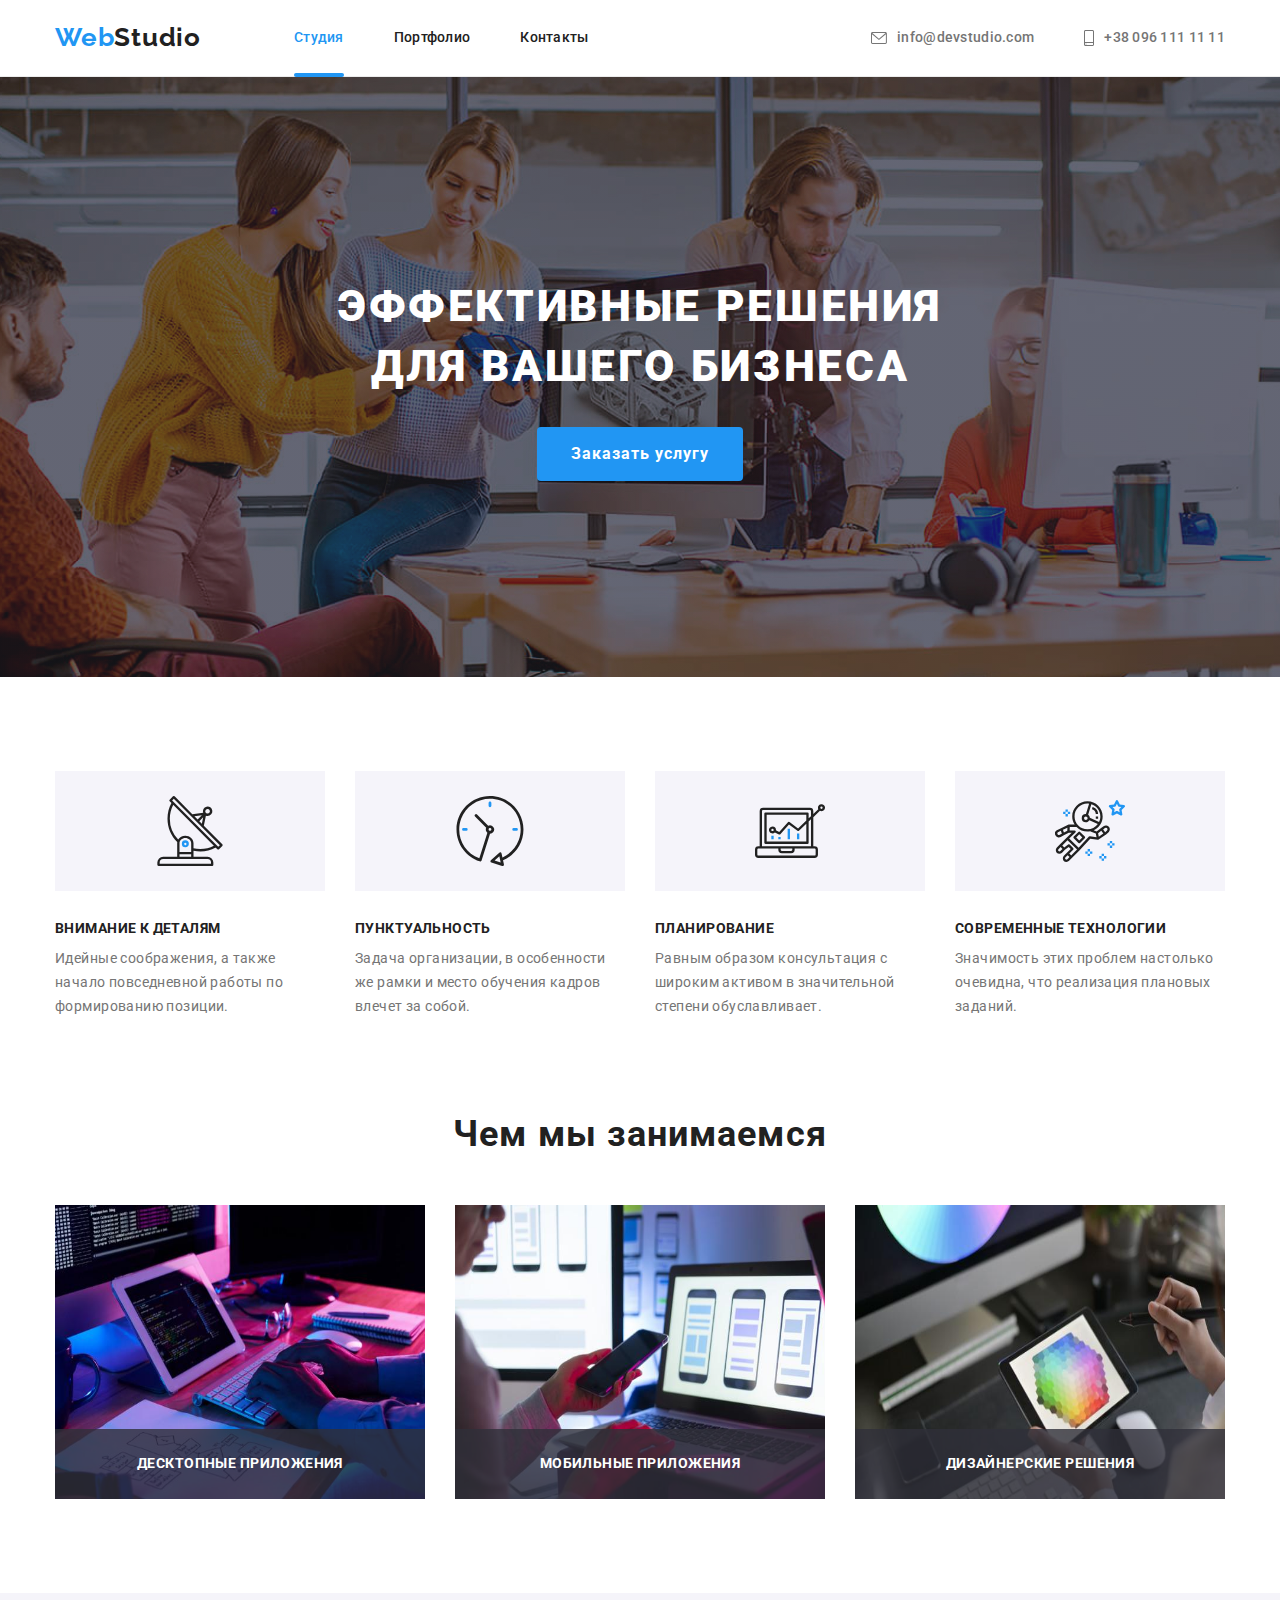
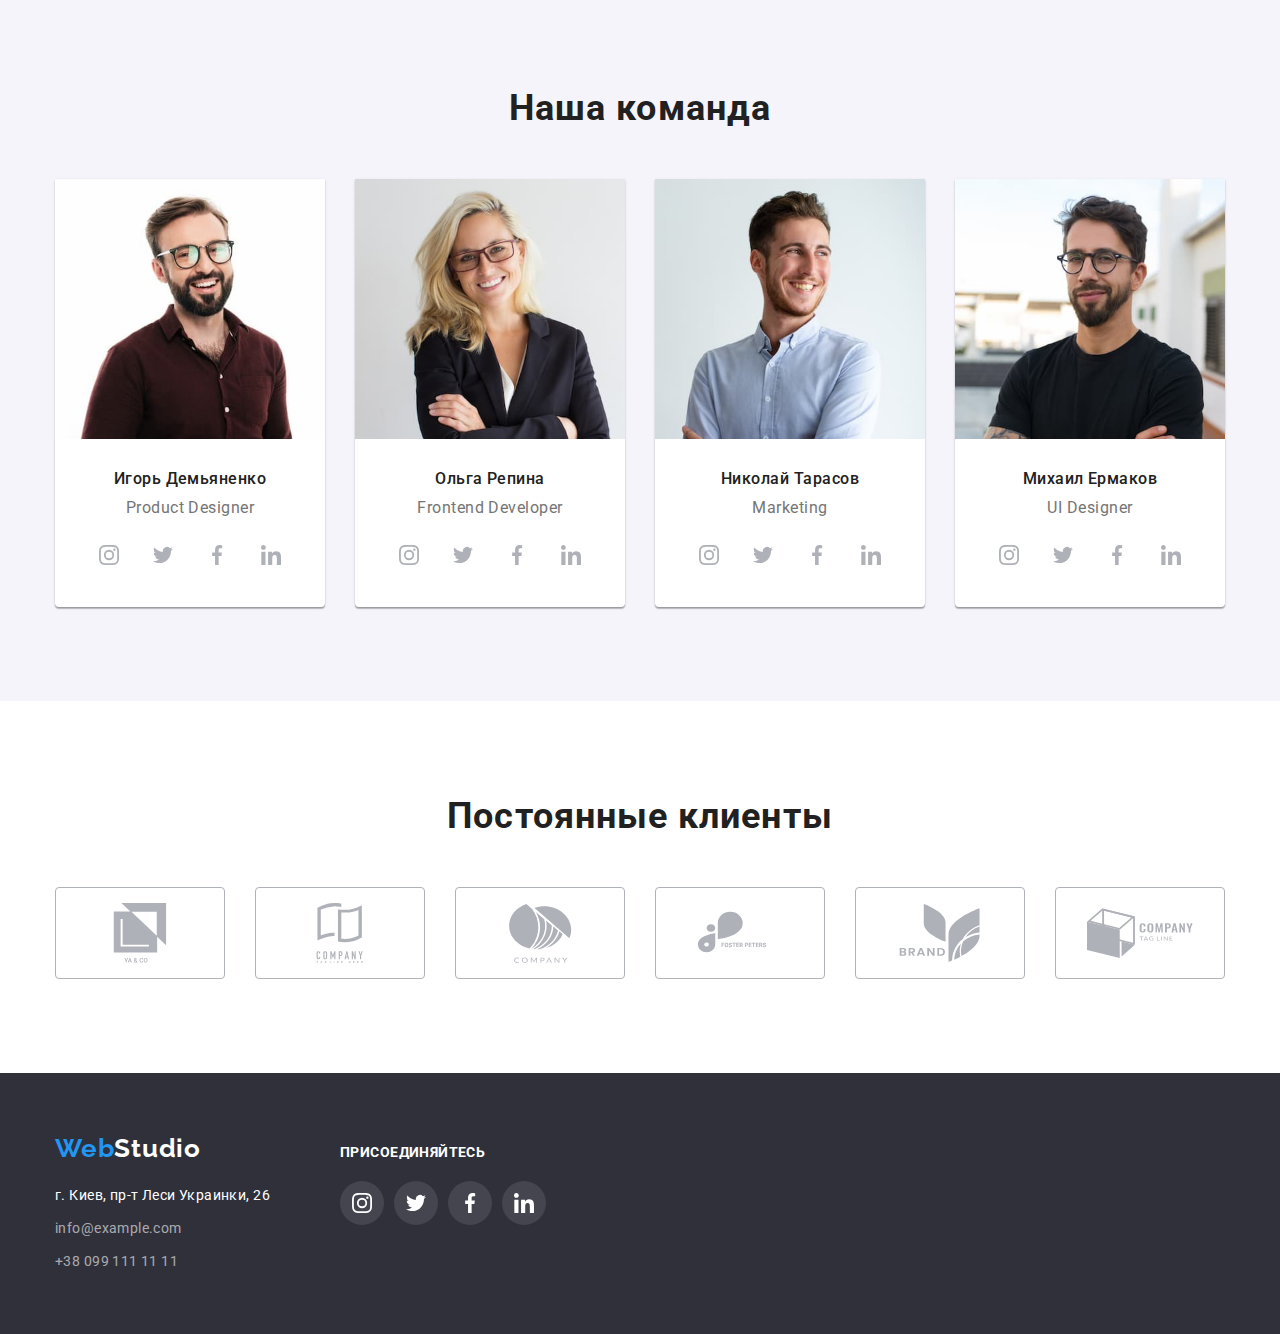
<file: index.html>
<!DOCTYPE html>
<html lang="ru">
  <head>
    <meta charset="UTF-8" />
    <meta http-equiv="X-UA-Compatible" content="IE=edge" />
    <meta name="viewport" content="width=device-width, initial-scale=1.0" />
    <title>WebStudio</title>

    <!--google font-->
    <link rel="preconnect" href="https://fonts.googleapis.com" />
    <link rel="preconnect" href="https://fonts.gstatic.com" crossorigin />
    <link
      href="https://fonts.googleapis.com/css2?family=Raleway:wght@700&family=Roboto:wght@400;500;700;900&display=swap"
      rel="stylesheet"
    />
    <link
      rel="stylesheet"
      href="https://cdnjs.cloudflare.com/ajax/libs/modern-normalize/1.1.0/modern-normalize.min.css"
    />
    <!-- styles -->
    <link rel="stylesheet" href="./css/styles.css" />
  </head>
  <body>
    <header class="header">
      <div class="container main-menu">
        <nav class="main-menu-nav">
          <a href="./" class="logo"><span>Web</span>Studio</a>
          <ul class="site-nav list">
            <li class="item"><a href="./" class="nav-link active">Студия</a></li>
            <li class="item"><a href="./portfolio.html" class="nav-link">Портфолио</a></li>
            <li class="item"><a href="#" class="nav-link">Контакты</a></li>
          </ul>
        </nav>
        <ul class="contact list">
          <li class="item">
            <a class="nav-link" href="mailto:info@devstudio.com">
              <svg class="contact-icon" width="16" height="12">
                <use href="./images/sprite.svg#icon-envelope"></use>
              </svg>
              info@devstudio.com
            </a>
          </li>
          <li class="item">
            <a class="nav-link" href="tel:+380961111111">
              <svg class="contact-icon" width="10" height="16">
                <use href="./images/sprite.svg#icon-smartphone"></use>
              </svg>
              +38 096 111 11 11
            </a>
          </li>
        </ul>
      </div>
    </header>
    <main>
      <!-- Hero-->
      <section class="section hero">
        <div class="container">
          <h1 class="hero-title">Эффективные решения для вашего бизнеса</h1>
          <button type="button" class="hero-button" data-modal-open>Заказать услугу</button>
        </div>
      </section>

      <!--  Особенности  -->
      <section class="section features">
        <div class="container">
          <ul class="features-list list">
            <li class="item">
              <div class="features-box">
                <svg class="features-logo" width="70" height="70">
                  <use href="./images/sprite.svg#icon-antenna"></use>
                </svg>
              </div>
              <h3 class="title">Внимание к деталям</h3>
              <p class="content">
                Идейные соображения, а также начало повседневной работы по формированию позиции.
              </p>
            </li>
            <li class="item">
              <div class="features-box">
                <svg class="features-logo" width="70" height="70">
                  <use href="./images/sprite.svg#icon-clock"></use>
                </svg>
              </div>
              <h3 class="title">Пунктуальность</h3>
              <p class="content">
                Задача организации, в особенности же рамки и место обучения кадров влечет за собой.
              </p>
            </li>
            <li class="item">
              <div class="features-box">
                <svg class="features-logo" width="70" height="70">
                  <use href="./images/sprite.svg#icon-diagram"></use>
                </svg>
              </div>
              <h3 class="title">Планирование</h3>
              <p class="content">
                Равным образом консультация с широким активом в значительной степени обуславливает.
              </p>
            </li>
            <li class="item">
              <div class="features-box">
                <svg class="features-logo" width="70" height="70">
                  <use href="./images/sprite.svg#icon-astronaut"></use>
                </svg>
              </div>
              <h3 class="title">Современные технологии</h3>
              <p class="content">
                Значимость этих проблем настолько очевидна, что реализация плановых заданий.
              </p>
            </li>
          </ul>
        </div>
      </section>

      <!-- What are we doing -->
      <section class="section">
        <div class="container we-doing">
          <h2 class="section-title">Чем мы занимаемся</h2>
          <ul class="list">
            <li class="item">
              <img
                src="./images/home/img_1.jpg"
                alt="Мужчина набирает код"
                width="370"
                height="294"
              />
              <div class="subtitle-box"><h3 class="subtitle">Десктопные приложения</h3></div>
            </li>
            <li class="item">
              <img
                src="./images/home/img_2.jpg"
                alt="Женщина подбирает дизайн"
                width="370"
                height="294"
              />
              <div class="subtitle-box"><h3 class="subtitle">Мобильные приложения</h3></div>
            </li>
            <li class="item">
              <img
                src="./images/home/img_3.jpg"
                alt="Девушка подбирает цвет"
                width="370"
                height="294"
              />

              <div class="subtitle-box"><h3 class="subtitle">Дизайнерские решения</h3></div>
            </li>
          </ul>
        </div>
      </section>

      <!-- our team -->
      <section class="section bg-grey">
        <div class="container our-team">
          <h2 class="section-title">Наша команда</h2>
          <ul class="list">
            <li class="item">
              <img
                src="./images/home/1.jpg"
                alt="Игорь Демьяненко - Product Designer"
                width="270"
                height="260"
              />
              <div class="our-team-wrapper">
                <h3 class="title">Игорь Демьяненко</h3>
                <p class="content">Product Designer</p>
                <ul class="social-list list">
                  <li class="social-item">
                    <a href="#" class="social-link">
                      <svg class="social-icon" width="20" height="20">
                        <use href="./images/sprite.svg#icon-instagram"></use>
                      </svg>
                    </a>
                  </li>
                  <li class="social-item">
                    <a href="#" class="social-link">
                      <svg class="social-icon" width="20" height="20">
                        <use href="./images/sprite.svg#icon-twitter"></use>
                      </svg>
                    </a>
                  </li>
                  <li class="social-item">
                    <a href="#" class="social-link">
                      <svg class="social-icon" width="20" height="20">
                        <use href="./images/sprite.svg#icon-facebook"></use>
                      </svg>
                    </a>
                  </li>
                  <li class="social-item">
                    <a href="#" class="social-link">
                      <svg class="social-icon" width="20" height="20">
                        <use href="./images/sprite.svg#icon-linkedin"></use>
                      </svg>
                    </a>
                  </li>
                </ul>
              </div>
            </li>
            <li class="item">
              <img
                src="./images/home/2.jpg"
                alt="Ольга Репина - Frontend Developer"
                width="270"
                height="260"
              />
              <div class="our-team-wrapper">
                <h3 class="title">Ольга Репина</h3>
                <p class="content">Frontend Developer</p>
                <ul class="social-list list">
                  <li class="social-item">
                    <a href="#" class="social-link">
                      <svg class="social-icon" width="20" height="20">
                        <use href="./images/sprite.svg#icon-instagram"></use>
                      </svg>
                    </a>
                  </li>
                  <li class="social-item">
                    <a href="#" class="social-link">
                      <svg class="social-icon" width="20" height="20">
                        <use href="./images/sprite.svg#icon-twitter"></use>
                      </svg>
                    </a>
                  </li>
                  <li class="social-item">
                    <a href="#" class="social-link">
                      <svg class="social-icon" width="20" height="20">
                        <use href="./images/sprite.svg#icon-facebook"></use>
                      </svg>
                    </a>
                  </li>
                  <li class="social-item">
                    <a href="#" class="social-link">
                      <svg class="social-icon" width="20" height="20">
                        <use href="./images/sprite.svg#icon-linkedin"></use>
                      </svg>
                    </a>
                  </li>
                </ul>
              </div>
            </li>
            <li class="item">
              <img
                src="./images/home/3.jpg"
                alt="Николай Тарасов - Marketing"
                width="270"
                height="260"
              />
              <div class="our-team-wrapper">
                <h3 class="title">Николай Тарасов</h3>
                <p class="content">Marketing</p>
                <ul class="social-list list">
                  <li class="social-item">
                    <a href="#" class="social-link">
                      <svg class="social-icon" width="20" height="20">
                        <use href="./images/sprite.svg#icon-instagram"></use>
                      </svg>
                    </a>
                  </li>
                  <li class="social-item">
                    <a href="#" class="social-link">
                      <svg class="social-icon" width="20" height="20">
                        <use href="./images/sprite.svg#icon-twitter"></use>
                      </svg>
                    </a>
                  </li>
                  <li class="social-item">
                    <a href="#" class="social-link">
                      <svg class="social-icon" width="20" height="20">
                        <use href="./images/sprite.svg#icon-facebook"></use>
                      </svg>
                    </a>
                  </li>
                  <li class="social-item">
                    <a href="#" class="social-link">
                      <svg class="social-icon" width="20" height="20">
                        <use href="./images/sprite.svg#icon-linkedin"></use>
                      </svg>
                    </a>
                  </li>
                </ul>
              </div>
            </li>
            <li class="item">
              <img
                src="./images/home/4.jpg"
                alt="Михаил Ермаков - UI Designer"
                width="270"
                height="260"
              />
              <div class="our-team-wrapper">
                <h3 class="title">Михаил Ермаков</h3>
                <p class="content">UI Designer</p>
                <ul class="social-list list">
                  <li class="social-item">
                    <a href="#" class="social-link">
                      <svg class="social-icon" width="20" height="20">
                        <use href="./images/sprite.svg#icon-instagram"></use>
                      </svg>
                    </a>
                  </li>
                  <li class="social-item">
                    <a href="#" class="social-link">
                      <svg class="social-icon" width="20" height="20">
                        <use href="./images/sprite.svg#icon-twitter"></use>
                      </svg>
                    </a>
                  </li>
                  <li class="social-item">
                    <a href="#" class="social-link">
                      <svg class="social-icon" width="20" height="20">
                        <use href="./images/sprite.svg#icon-facebook"></use>
                      </svg>
                    </a>
                  </li>
                  <li class="social-item">
                    <a href="#" class="social-link">
                      <svg class="social-icon" width="20" height="20">
                        <use href="./images/sprite.svg#icon-linkedin"></use>
                      </svg>
                    </a>
                  </li>
                </ul>
              </div>
            </li>
          </ul>
        </div>
      </section>

      <section class="section clients">
        <div class="container">
          <h2 class="section-title">Постоянные клиенты</h2>
          <ul class="clients-list list">
            <li class="clients-items">
              <a href="#" class="client-link">
                <svg class="client-icon" width="106" height="60">
                  <use href="./images/sprite.svg#icon-company-1"></use>
                </svg>
              </a>
            </li>
            <li class="clients-items">
              <a href="#" class="client-link">
                <svg class="client-icon" width="106" height="60">
                  <use href="./images/sprite.svg#icon-company-2"></use>
                </svg>
              </a>
            </li>
            <li class="clients-items">
              <a href="#" class="client-link">
                <svg class="client-icon" width="106" height="60">
                  <use href="./images/sprite.svg#icon-company-3"></use>
                </svg>
              </a>
            </li>
            <li class="clients-items">
              <a href="#" class="client-link">
                <svg class="client-icon" width="106" height="60">
                  <use href="./images/sprite.svg#icon-company-4"></use>
                </svg>
              </a>
            </li>
            <li class="clients-items">
              <a href="#" class="client-link">
                <svg class="client-icon" width="106" height="60">
                  <use href="./images/sprite.svg#icon-company-5"></use>
                </svg>
              </a>
            </li>
            <li class="clients-items">
              <a href="#" class="client-link">
                <svg class="client-icon" width="106" height="60">
                  <use href="./images/sprite.svg#icon-company-6"></use>
                </svg>
              </a>
            </li>
          </ul>
        </div>
      </section>
    </main>
    <div class="backdrop is-hidden" data-modal>
      <div class="modal">
        <button class="modal-close-button" type="button" data-modal-close>
          <svg class="modal-close-icon">
            <use href="./images/sprite.svg#icon-close"></use>
          </svg>
        </button>
      </div>
    </div>

    <footer class="footer">
      <div class="container">
        <div class="footer-address">
          <a href="#" class="logo"><span>Web</span>Studio</a>
          <address class="address">г. Киев, пр-т Леси Украинки, 26</address>
          <ul class="footer-contact list">
            <li class="item">
              <a class="link" href="mailto:info@example.com">info@example.com</a>
            </li>
            <li class="item"><a class="link" href="tel:+380991111111">+38 099 111 11 11</a></li>
          </ul>
        </div>

        <div class="footer-social">
          <p class="footer-social-title">присоединяйтесь</p>
          <ul class="social-list list">
            <li class="social-item">
              <a href="#" class="social-link">
                <svg class="social-icon" width="20" height="20">
                  <use href="./images/sprite.svg#icon-instagram"></use>
                </svg>
              </a>
            </li>
            <li class="social-item">
              <a href="#" class="social-link">
                <svg class="social-icon" width="20" height="20">
                  <use href="./images/sprite.svg#icon-twitter"></use>
                </svg>
              </a>
            </li>
            <li class="social-item">
              <a href="#" class="social-link">
                <svg class="social-icon" width="20" height="20">
                  <use href="./images/sprite.svg#icon-facebook"></use>
                </svg>
              </a>
            </li>
            <li class="social-item">
              <a href="#" class="social-link">
                <svg class="social-icon" width="20" height="20">
                  <use href="./images/sprite.svg#icon-linkedin"></use>
                </svg>
              </a>
            </li>
          </ul>
        </div>
      </div>
    </footer>

    <script src="./js/modal.js"></script>
  </body>
</html>
</file>
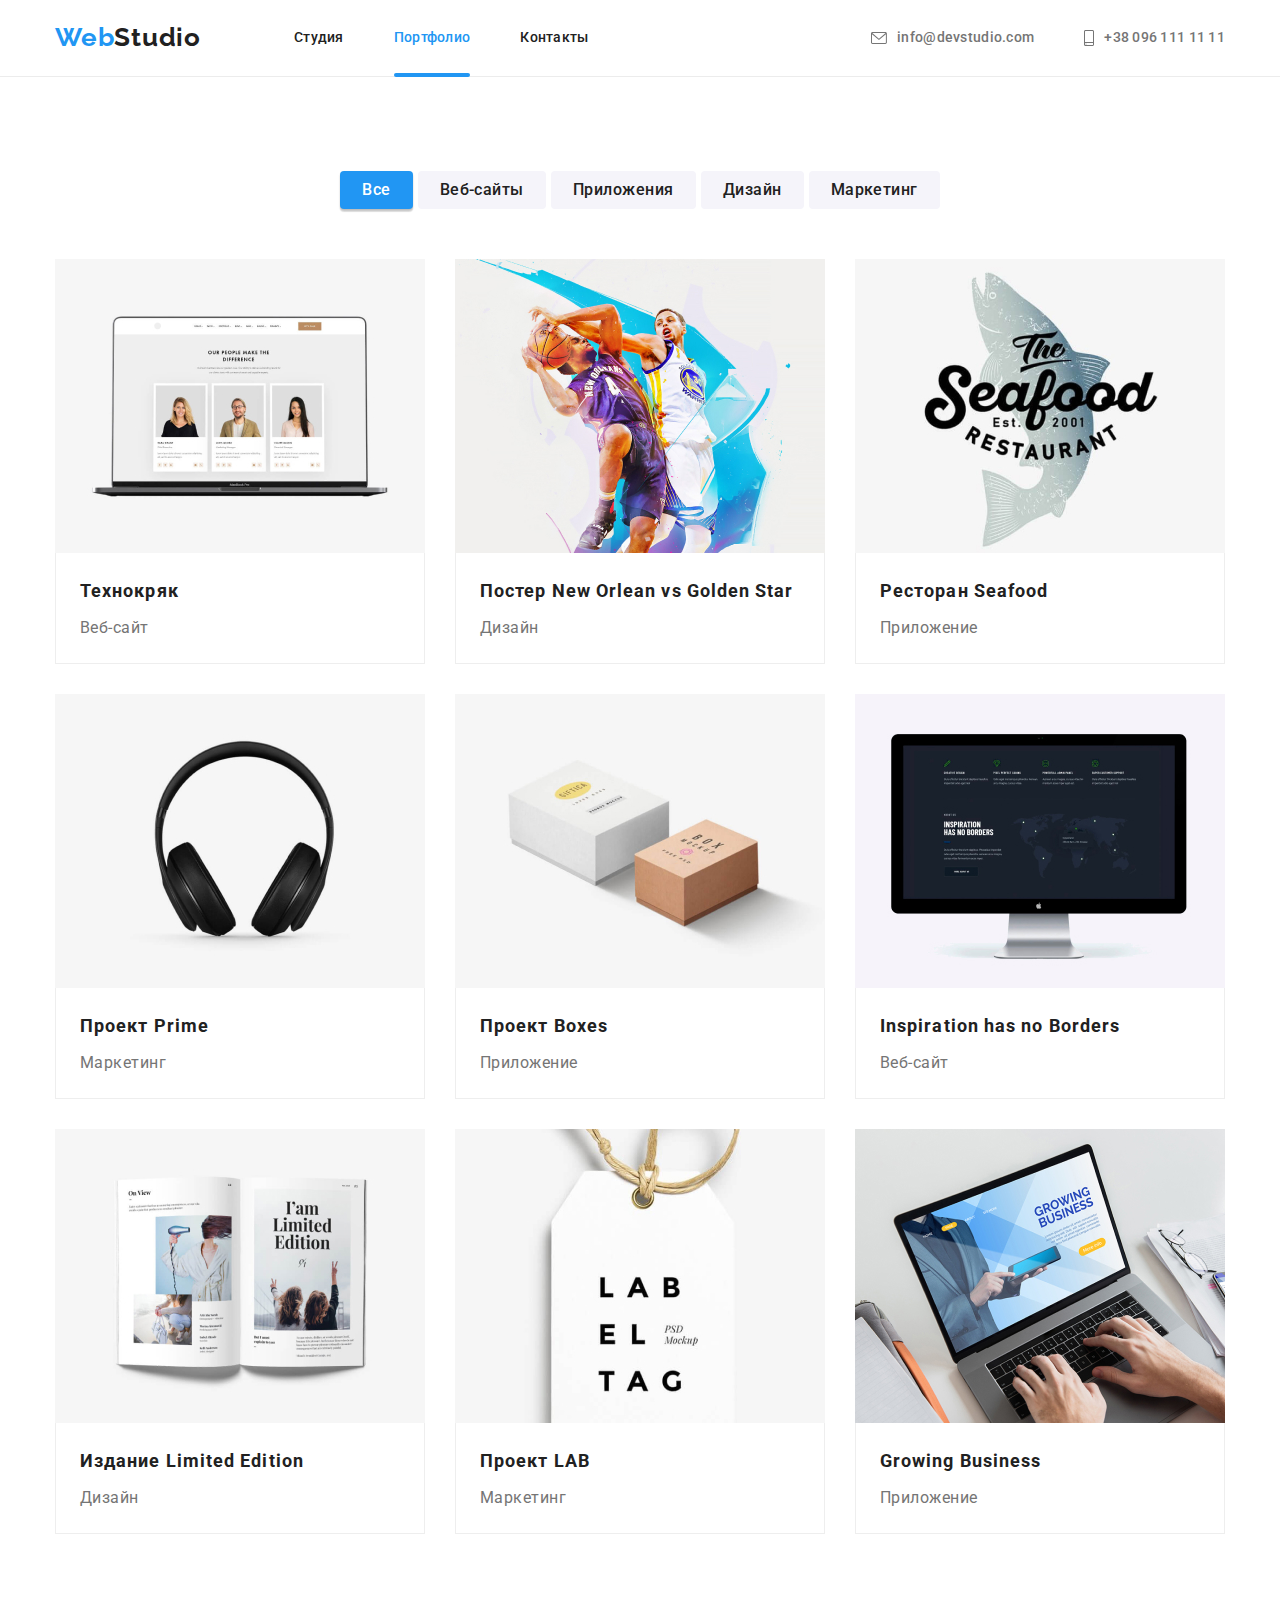
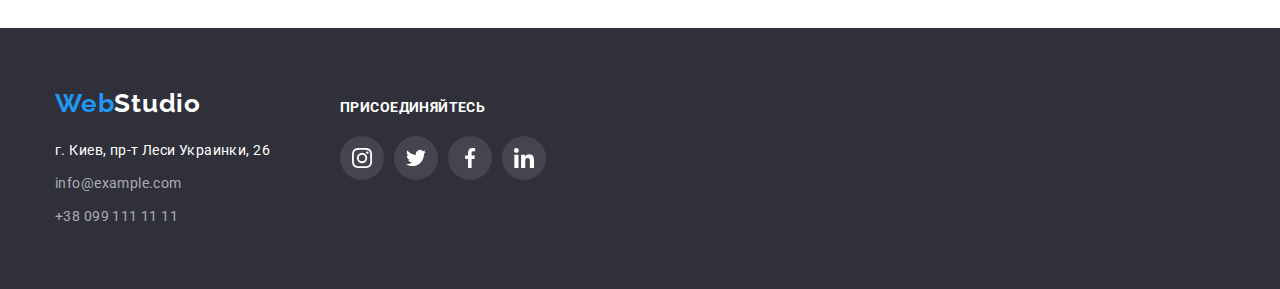
<file: portfolio.html>
<!DOCTYPE html>
<html lang="ru">
  <head>
    <meta charset="UTF-8" />
    <meta http-equiv="X-UA-Compatible" content="IE=edge" />
    <meta name="viewport" content="width=device-width, initial-scale=1.0" />
    <title>WebStudio</title>

    <!--google font-->
    <link
      href="https://fonts.googleapis.com/css2?family=Raleway:wght@700&family=Roboto:wght@400;500;700;900&display=swap"
      rel="stylesheet"
    />
    <link
      rel="stylesheet"
      href="https://cdnjs.cloudflare.com/ajax/libs/modern-normalize/1.1.0/modern-normalize.min.css"
    />

    <!-- styles -->
    <link rel="stylesheet" href="./css/styles.css" />
  </head>
  <body>
    <header class="header">
      <div class="container main-menu">
        <nav class="main-menu-nav">
          <a href="./" class="logo"><span>Web</span>Studio</a>
          <ul class="site-nav list">
            <li class="item"><a href="./" class="nav-link">Студия</a></li>
            <li class="item"><a href="./portfolio.html" class="nav-link active">Портфолио</a></li>
            <li class="item"><a href="#" class="nav-link">Контакты</a></li>
          </ul>
        </nav>
        <ul class="contact list">
          <li class="item">
            <a class="nav-link" href="mailto:info@devstudio.com">
              <svg class="contact-icon" width="16" height="12">
                <use href="./images/sprite.svg#icon-envelope"></use>
              </svg>
              info@devstudio.com
            </a>
          </li>
          <li class="item">
            <a class="nav-link" href="tel:+380961111111">
              <svg class="contact-icon" width="10" height="16">
                <use href="./images/sprite.svg#icon-smartphone"></use>
              </svg>
              +38 096 111 11 11
            </a>
          </li>
        </ul>
      </div>
    </header>
    <main>
      <section class="section">
        <div class="container portfolio">
          <ul class="portfolio-filter list">
            <li class="item"><button type="button" class="button btn-active">Все</button></li>
            <li class="item"><button type="button" class="button">Веб-сайты</button></li>
            <li class="item"><button type="button" class="button">Приложения</button></li>
            <li class="item"><button type="button" class="button">Дизайн</button></li>
            <li class="item"><button type="button" class="button">Маркетинг</button></li>
          </ul>

          <ul class="portfolio-projects list">
            <li class="item">
              <a href="#" class="portfolio-link">
                <div class="overlay-box">
                  <img
                    src="./images/portfolio/project1.jpg"
                    alt="Технокряк"
                    width="370"
                    height="294"
                  />
                  <div class="overlay">
                    <p class="overlay-text">
                      Ресурс предлагает комплексные предложения с разным уровнем функционала и
                      сервисов. Все это позволит посетителю получить исчерпывающие сведения о
                      компании или частном лице.
                    </p>
                  </div>
                </div>

                <div class="portfolio-wrapper">
                  <h2 class="title">Технокряк</h2>
                  <p class="content">Веб-сайт</p>
                </div>
              </a>
            </li>
            <li class="item">
              <a href="#" class="portfolio-link">
                <div class="overlay-box">
                  <img
                    src="./images/portfolio/project2.jpg"
                    alt="Постер New Orlean vs Golden Star"
                    width="370"
                    height="294"
                  />
                  <div class="overlay">
                    <p class="overlay-text">
                      Ресурс предлагает комплексные предложения с разным уровнем функционала и
                      сервисов. Все это позволит посетителю получить исчерпывающие сведения о
                      компании или частном лице.
                    </p>
                  </div>
                </div>
                <div class="portfolio-wrapper">
                  <h2 class="title">Постер New Orlean vs Golden Star</h2>
                  <p class="content">Дизайн</p>
                </div>
              </a>
            </li>
            <li class="item">
              <a href="#" class="portfolio-link">
                <div class="overlay-box">
                  <img
                    src="./images/portfolio/project3.jpg"
                    alt="Ресторан Seafood"
                    width="370"
                    height="294"
                  />
                  <div class="overlay">
                    <p class="overlay-text">
                      Ресурс предлагает комплексные предложения с разным уровнем функционала и
                      сервисов. Все это позволит посетителю получить исчерпывающие сведения о
                      компании или частном лице.
                    </p>
                  </div>
                </div>
                <div class="portfolio-wrapper">
                  <h2 class="title">Ресторан Seafood</h2>
                  <p class="content">Приложение</p>
                </div>
              </a>
            </li>
            <li class="item">
              <a href="#" class="portfolio-link">
                <div class="overlay-box">
                  <img
                    src="./images/portfolio/project4.jpg"
                    alt="Проект Prime"
                    width="370"
                    height="294"
                  />
                  <div class="overlay">
                    <p class="overlay-text">
                      Ресурс предлагает комплексные предложения с разным уровнем функционала и
                      сервисов. Все это позволит посетителю получить исчерпывающие сведения о
                      компании или частном лице.
                    </p>
                  </div>
                </div>
                <div class="portfolio-wrapper">
                  <h2 class="title">Проект Prime</h2>
                  <p class="content">Маркетинг</p>
                </div>
              </a>
            </li>
            <li class="item">
              <a href="#" class="portfolio-link">
                <div class="overlay-box">
                  <img
                    src="./images/portfolio/project5.jpg"
                    alt="Проект Boxes"
                    width="370"
                    height="294"
                  />
                  <div class="overlay">
                    <p class="overlay-text">
                      Ресурс предлагает комплексные предложения с разным уровнем функционала и
                      сервисов. Все это позволит посетителю получить исчерпывающие сведения о
                      компании или частном лице.
                    </p>
                  </div>
                </div>
                <div class="portfolio-wrapper">
                  <h2 class="title">Проект Boxes</h2>
                  <p class="content">Приложение</p>
                </div>
              </a>
            </li>
            <li class="item">
              <a href="#" class="portfolio-link">
                <div class="overlay-box">
                  <img
                    src="./images/portfolio/project6.jpg"
                    alt="Inspiration has no Borders"
                    width="370"
                    height="294"
                  />
                  <div class="overlay">
                    <p class="overlay-text">
                      Ресурс предлагает комплексные предложения с разным уровнем функционала и
                      сервисов. Все это позволит посетителю получить исчерпывающие сведения о
                      компании или частном лице.
                    </p>
                  </div>
                </div>
                <div class="portfolio-wrapper">
                  <h2 class="title">Inspiration has no Borders</h2>
                  <p class="content">Веб-сайт</p>
                </div>
              </a>
            </li>
            <li class="item">
              <a href="#" class="portfolio-link">
                <div class="overlay-box">
                  <img
                    src="./images/portfolio/project7.jpg"
                    alt="Издание Limited Edition"
                    width="370"
                    height="294"
                  />
                  <div class="overlay">
                    <p class="overlay-text">
                      Ресурс предлагает комплексные предложения с разным уровнем функционала и
                      сервисов. Все это позволит посетителю получить исчерпывающие сведения о
                      компании или частном лице.
                    </p>
                  </div>
                </div>
                <div class="portfolio-wrapper">
                  <h2 class="title">Издание Limited Edition</h2>
                  <p class="content">Дизайн</p>
                </div>
              </a>
            </li>
            <li class="item">
              <a href="#" class="portfolio-link">
                <div class="overlay-box">
                  <img
                    src="./images/portfolio/project8.jpg"
                    alt="Проект LAB"
                    width="370"
                    height="294"
                  />
                  <div class="overlay">
                    <p class="overlay-text">
                      Ресурс предлагает комплексные предложения с разным уровнем функционала и
                      сервисов. Все это позволит посетителю получить исчерпывающие сведения о
                      компании или частном лице.
                    </p>
                  </div>
                </div>
                <div class="portfolio-wrapper">
                  <h2 class="title">Проект LAB</h2>
                  <p class="content">Маркетинг</p>
                </div>
              </a>
            </li>
            <li class="item">
              <a href="#" class="portfolio-link">
                <div class="overlay-box">
                  <img
                    src="./images/portfolio/project9.jpg"
                    alt="Growing Business"
                    width="370"
                    height="294"
                  />
                  <div class="overlay">
                    <p class="overlay-text">
                      Ресурс предлагает комплексные предложения с разным уровнем функционала и
                      сервисов. Все это позволит посетителю получить исчерпывающие сведения о
                      компании или частном лице.
                    </p>
                  </div>
                </div>
                <div class="portfolio-wrapper">
                  <h2 class="title">Growing Business</h2>
                  <p class="content">Приложение</p>
                </div>
              </a>
            </li>
          </ul>
        </div>
      </section>
    </main>
    <footer class="footer">
      <div class="container">
        <div class="footer-address">
          <a href="#" class="logo"><span>Web</span>Studio</a>
          <address class="address">г. Киев, пр-т Леси Украинки, 26</address>
          <ul class="footer-contact list">
            <li class="item">
              <a class="link" href="mailto:info@example.com">info@example.com</a>
            </li>
            <li class="item"><a class="link" href="tel:+380991111111">+38 099 111 11 11</a></li>
          </ul>
        </div>

        <div class="footer-social">
          <p class="footer-social-title">присоединяйтесь</p>
          <ul class="social-list list">
            <li class="social-item">
              <a href="#" class="social-link">
                <svg class="social-icon" width="20" height="20">
                  <use href="./images/sprite.svg#icon-instagram"></use>
                </svg>
              </a>
            </li>
            <li class="social-item">
              <a href="#" class="social-link">
                <svg class="social-icon" width="20" height="20">
                  <use href="./images/sprite.svg#icon-twitter"></use>
                </svg>
              </a>
            </li>
            <li class="social-item">
              <a href="#" class="social-link">
                <svg class="social-icon" width="20" height="20">
                  <use href="./images/sprite.svg#icon-facebook"></use>
                </svg>
              </a>
            </li>
            <li class="social-item">
              <a href="#" class="social-link">
                <svg class="social-icon" width="20" height="20">
                  <use href="./images/sprite.svg#icon-linkedin"></use>
                </svg>
              </a>
            </li>
          </ul>
        </div>
      </div>
    </footer>
  </body>
</html>
</file>
<file: css/styles.css>
:root {
  --background-color: #ffffff;
  --main-color: #757575; /* основной цвет текста */
  --heading-color: #212121; /* вторичный цвет текста (цвет заголовков) */
  --accent-color: #2196f3; /* цвет акцента  и основной цвет кнопки)   */
  --white-color: #ffffff;
  --second-background-color: #2f303a;
  --footer-contact-color: rgba(255, 255, 255, 0.6);
}

body {
  background-color: var(--background-color);
  color: var(--main-color);
  font-family: 'Roboto', sans-serif;
}
h1,
h2,
h3 {
  margin: 0;
  padding: 0;
}

ul {
  margin: 0;
  padding: 0;
}
p {
  margin: 0;
}
img {
  display: block;
}

.list {
  list-style: none;
}

.section {
  padding-top: 94px;
  padding-bottom: 94px;
}

.bg-grey {
  background-color: #f5f4fa;
}

/* CONTAINER */
.container {
  width: 1200px;
  padding-left: 15px;
  padding-right: 15px;
  margin-left: auto;
  margin-right: auto;
}

/*  HEADER */
.header {
  border-bottom: 1px solid #ececec;
}

/* logo */
.logo {
  display: block;
  padding-top: ;
  font-family: 'Raleway', sans-serif;
  font-weight: 700;
  font-size: 26px;
  line-height: 1.2;
  letter-spacing: 0.03em;
  color: var(--heading-color);
  text-decoration: none;
}
.logo span {
  color: var(--accent-color);
}

.main-menu {
  display: flex;
  align-items: center;
}

.main-menu-nav {
  display: flex;
  align-items: center;
}

.site-nav {
  display: flex;
  align-items: center;
  margin-left: 93px;
}
.site-nav .item {
  position: relative;
}
.site-nav .item:not(:last-child) {
  display: block;
  margin-right: 50px;
  text-decoration: none;
}

.contact {
  display: flex;
  align-items: center;
  margin-left: auto;
}
.contact .item + .item {
  margin-left: 50px;
}

.site-nav .nav-link:hover,
.site-nav .nav-link:focus,
.contact .nav-link:hover,
.contact .nav-link:focus {
  color: var(--accent-color);
}

/* nav */
.nav-link.active {
  color: var(--accent-color);
}

.nav-link {
  display: block;
  padding: 30px 0;

  text-decoration: none;
  color: var(--heading-color);
  font-weight: 500;
  font-size: 14px;
  line-height: 1.14;
  letter-spacing: 0.02em;

  transition: color 250ms cubic-bezier(0.4, 0, 0.2, 1);
}

.active.nav-link::after {
  content: '';

  position: absolute;
  left: 0;
  bottom: -1px;

  height: 4px;
  width: 100%;
  background-color: var(--accent-color);
  border-radius: 2px;
}

/* contact list */
.contact .nav-link {
  display: flex;
  align-items: center;
  font-weight: 500;
  font-size: 14px;
  line-height: 1.14;
  letter-spacing: 0.02em;
  color: var(--main-color);
  transition: color 250ms cubic-bezier(0.4, 0, 0.2, 1);
}

.contact-icon {
  margin-right: 10px;
  fill: currentColor;
}

/* MAIN */
.section-title {
  font-weight: 700;
  font-size: 36px;
  line-height: 1.17;
  text-align: center;
  letter-spacing: 0.03em;
  color: var(--heading-color);
}

/* ---------------------- ---------- HERO -----------------------------------------*/
.hero {
  max-width: 1600px;
  height: 600px;
  margin: 0 auto;
  background-color: #c4c4c4;
  background-image: linear-gradient(45deg, rgba(47, 48, 58, 0.4), rgba(47, 48, 58, 0.4)),
    url(../images/home/hero.jpg);
  background-repeat: no-repeat;
  background-size: cover;
  background-position: center;
}
.section.hero {
  padding: 200px 0;
  text-align: center;
  /* background-color: var(--second-background-color); */
}

.hero-title {
  width: 696px;
  margin: 0 auto;
  margin-bottom: 30px;
  font-weight: 900;
  font-size: 44px;
  line-height: 1.36;
  text-align: center;
  letter-spacing: 0.06em;
  text-transform: uppercase;
  color: var(--white-color);
}
.hero-button {
  background-color: var(--accent-color);
  border-color: transparent;
  padding: 10px 32px;
  border-radius: 4px;
  font-weight: 700;
  font-size: 16px;
  line-height: 1.88;
  text-align: center;
  letter-spacing: 0.06em;
  color: var(--white-color);

  cursor: pointer;
}

/* ------------------- FEATURE-LIST-------------------------------------- */
.features {
  padding-bottom: 0;
}

.features-box {
  display: flex;
  justify-content: center;
  align-items: center;
  width: 270px;
  height: 120px;
  background-color: #f5f4fa;
  margin-bottom: 30px;
}

.features-list {
  display: flex;
  justify-content: center;
  align-items: center;
  font-size: 14px;
  line-height: 1.71;
  letter-spacing: 0.03em;
  color: var(--main-color);
}
.features-list .item {
  width: 270px;
}

.features-list .item:not(:last-child) {
  margin-right: 30px;
}

.features-list .title {
  margin-bottom: 10px;
  font-weight: 700;
  font-size: 14px;
  line-height: 1.14;
  letter-spacing: 0.03em;
  text-transform: uppercase;
  color: var(--heading-color);
}

/* --------------------- What are we doing --------------*/
.we-doing .section-title {
  margin-bottom: 50px;
}

.we-doing .list {
  display: flex;
  align-items: center;
}

.we-doing .item {
  position: relative;
  width: 370px;
}

.we-doing .item:not(:last-child) {
  margin-right: 30px;
}

.we-doing .subtitle-box {
  position: absolute;
  bottom: 0;
  left: 0;

  min-height: 70px;
  width: 100%;
  padding: 27px 0;

  background-color: rgba(47, 48, 58, 0.8);
}

.we-doing .subtitle {
  font-family: 'Roboto';

  text-align: center;

  font-size: 14px;
  line-height: 1.14;
  color: var(--white-color);
  letter-spacing: 0.03em;
  text-transform: uppercase;
}
/* ---------------------------- OUR TEAM ---------------------------------------------------- */
.our-team .section-title {
  margin-bottom: 50px;
}

.our-team .list {
  display: flex;
}

.our-team .item {
  background-color: var(--white-color);
  width: 270px;
  box-shadow: 0px 1px 3px rgba(0, 0, 0, 0.12), 0px 1px 1px rgba(0, 0, 0, 0.14),
    0px 2px 1px rgba(0, 0, 0, 0.2);
  border-radius: 0px 0px 4px 4px;
}

.our-team .item:not(:last-child) {
  margin-right: 30px;
}

.our-team .content {
  font-size: 16px;
  line-height: 1.19;
  text-align: center;
  letter-spacing: 0.03em;
  color: var(--main-color);
}

.our-team .title {
  margin-bottom: 10px;
  font-weight: 500;
  font-size: 16px;
  line-height: 1.19;
  text-align: center;
  letter-spacing: 0.03em;
  color: var(--heading-color);
}

.our-team-wrapper {
  padding: 30px 0;
}

.social-list {
  display: flex;
  justify-content: center;
  align-items: center;
  margin-top: 16px;
}
.social-item:not(:last-child) {
  margin-right: 10px;
}

.social-link {
  display: flex;
  justify-content: center;
  align-items: center;
  width: 44px;
  height: 44px;

  border-radius: 50px;
  color: #afb1b8;

  transition: color 250ms cubic-bezier(0.4, 0, 0.2, 1),
    background-color 250ms cubic-bezier(0.4, 0, 0.2, 1);
}

.social-icon {
  fill: currentColor;
}
.social-link:hover,
.social-link:focus {
  color: white;
  background-color: #2196f3;
}

/* ----------------------------------  - CLIETS- -------------------------------------------- */
.clients-list {
  display: flex;
  align-items: center;
  margin-top: 50px;
}

.clients-items:not(:last-child) {
  margin-right: 30px;
}
.client-link {
  display: flex;
  justify-content: center;
  align-items: center;
  width: 170px;
  height: 92px;
  border: 1px solid #afb1b8;

  color: #afb1b8;
  border-radius: 4px;

  transition: border-color 250ms cubic-bezier(0.4, 0, 0.2, 1),
    color 250ms cubic-bezier(0.4, 0, 0.2, 1);
}
.client-icon {
  fill: currentColor;
}

.client-link:hover,
.client-link:focus {
  color: var(--accent-color);
  border-color: var(--accent-color);
}

/* ------------------------------------ PORTFOLIO ----------------------------------------- */

.portfolio-filter {
  display: flex;
  justify-content: center;
  margin-bottom: 50px;
}

.portfolio-filter .button {
  padding: 6px 22px;
  border-radius: 4px;
  cursor: pointer;
  border: none;
  font-family: inherit;
  font-weight: 500;
  font-size: 16px;
  line-height: 1.62;
  text-align: center;
  letter-spacing: 0.03em;
  color: var(--heading-color);
  background-color: #f5f4fa;

  transition: background-color 250ms cubic-bezier(0.4, 0, 0.2, 1),
    color 250ms cubic-bezier(0.4, 0, 0.2, 1), box-shadow 250ms cubic-bezier(0.4, 0, 0.2, 1);
}

.portfolio-filter .item:not(:last-child) {
  margin-right: 5px;
}

.portfolio .btn-active,
.portfolio .button:hover,
.portfolio .button:focus {
  background-color: var(--accent-color);
  color: var(--white-color);
  box-shadow: 0px 3px 1px rgba(0, 0, 0, 0.1), 0px 1px 2px rgba(0, 0, 0, 0.08),
    0px 2px 2px rgba(0, 0, 0, 0.12);
}

.portfolio-projects {
  display: flex;
  flex-wrap: wrap;
  margin: -15px;
}

.portfolio-projects .item {
  width: 370px;
  margin: 15px;
}

.portfolio-link {
  display: block;
  text-decoration: none;

  transition: box-shadow 250ms cubic-bezier(0.4, 0, 0.2, 1);
}

.portfolio-link:hover,
.portfolio-link:focus {
  box-shadow: 0px 1px 1px rgba(0, 0, 0, 0.12), 0px 4px 4px rgba(0, 0, 0, 0.06),
    1px 4px 6px rgba(0, 0, 0, 0.16);
}

.portfolio-projects .title {
  margin-bottom: 4px;
  font-weight: 700;
  font-size: 18px;
  line-height: 2;
  letter-spacing: 0.06em;
  color: var(--heading-color);
}

.portfolio-wrapper {
  padding: 20px 24px;
  border: 1px solid #eeeeee;
  border-top: none;
}

.portfolio .content {
  font-size: 16px;
  line-height: 1.88;
  letter-spacing: 0.03em;
  color: var(--main-color);
}

.portfolio-projects .overlay-box {
  position: relative;
  overflow: hidden;
}

.portfolio-projects .overlay {
  position: absolute;
  top: 0;
  left: 0;
  width: 100%;
  height: 100%;

  padding: 63px 24px;

  background: rgba(33, 150, 243, 0.9);

  transform: translateY(101%);
  transition: transform 250ms cubic-bezier(0.4, 0, 0.2, 1);
}

.portfolio-projects .overlay-text {
  font-family: 'Roboto';
  font-size: 18px;
  line-height: 1.56;

  letter-spacing: 0.03em;

  color: var(--white-color);
}

.portfolio-link:hover .overlay,
.portfolio-link:focus .overlay {
  transform: translateY(0);
}

/* -------------------------------------- MODAL ------------------------------------------ */
.backdrop {
  position: fixed;
  top: 0;
  left: 0;
  right: 0;
  bottom: 0;
  background-color: rgba(0, 0, 0, 0.2);

  opacity: 1;
  transition: opacity 250ms cubic-bezier(0.4, 0, 0.2, 1);
}

.modal {
  position: absolute;
  top: 50%;
  left: 50%;

  width: 528px;
  height: 581px;

  background-color: #ffffff;

  box-shadow: 0px 1px 3px rgba(0, 0, 0, 0.12), 0px 1px 1px rgba(0, 0, 0, 0.14),
    0px 2px 1px rgba(0, 0, 0, 0.2);
  border-radius: 4px;

  transform: scale(1) translate(-50%, -50%);
  transition: transform 250ms cubic-bezier(0.4, 0, 0.2, 1);
}

.backdrop.is-hidden .modal {
  transform: scale(0.95) translate(-50%, -50%);
}

.modal .modal-close-button {
  position: absolute;
  right: 8px;
  top: 8px;
  width: 30px;
  height: 30px;
  padding: 0;

  display: flex;
  justify-content: center;
  align-items: center;

  background-color: #ffffff;

  border-radius: 50%;

  border: 1px solid rgba(0, 0, 0, 0.1);

  cursor: pointer;
}
.modal .modal-close-icon {
  width: 11px;
  height: 11px;
}

.is-hidden {
  opacity: 0;
  pointer-events: none;
}

/* --------------------------------------- FOOTER --------------------------------------- */

.footer {
  background-color: var(--second-background-color);
  padding-top: 60px;
  padding-bottom: 60px;
}
.footer .logo {
  display: inline-block;
  margin-bottom: 20px;
  color: var(--white-color);
  text-decoration: none;
}
.footer .address {
  font-style: inherit;
  font-size: 14px;
  line-height: 1.71;
  letter-spacing: 0.03em;
  color: var(--white-color);
}
.footer-contact {
  margin-top: 9px;
}
.footer-contact .item + .item {
  margin-top: 9px;
}
.footer-contact .link {
  font-size: 14px;
  line-height: 1.71;
  letter-spacing: 0.03em;
  color: var(--footer-contact-color);
  text-decoration: none;

  transition: color 250ms cubic-bezier(0.4, 0, 0.2, 1);
}
.footer-contact .link:hover,
.footer-contact .link:focus {
  color: var(--accent-color);
}

.footer .container {
  display: flex;
  align-items: baseline;
}

.footer-social {
  margin-left: 70px;
}

.footer-social-title {
  font-family: 'Roboto';
  font-weight: 700;
  font-size: 14px;
  line-height: 1.14;
  letter-spacing: 0.03em;
  text-transform: uppercase;
  color: var(--white-color);
}

.footer .social-list {
  margin-top: 20px;
}

.footer .social-link {
  background-color: rgba(255, 255, 255, 0.1);
  color: var(--white-color);

  transition: background-color 250ms cubic-bezier(0.4, 0, 0.2, 1);
}

.footer .social-icon {
  fill: currentColor;
}

.footer .social-link:hover,
.footer .social-link:focus {
  background-color: var(--accent-color);
}
</file>
